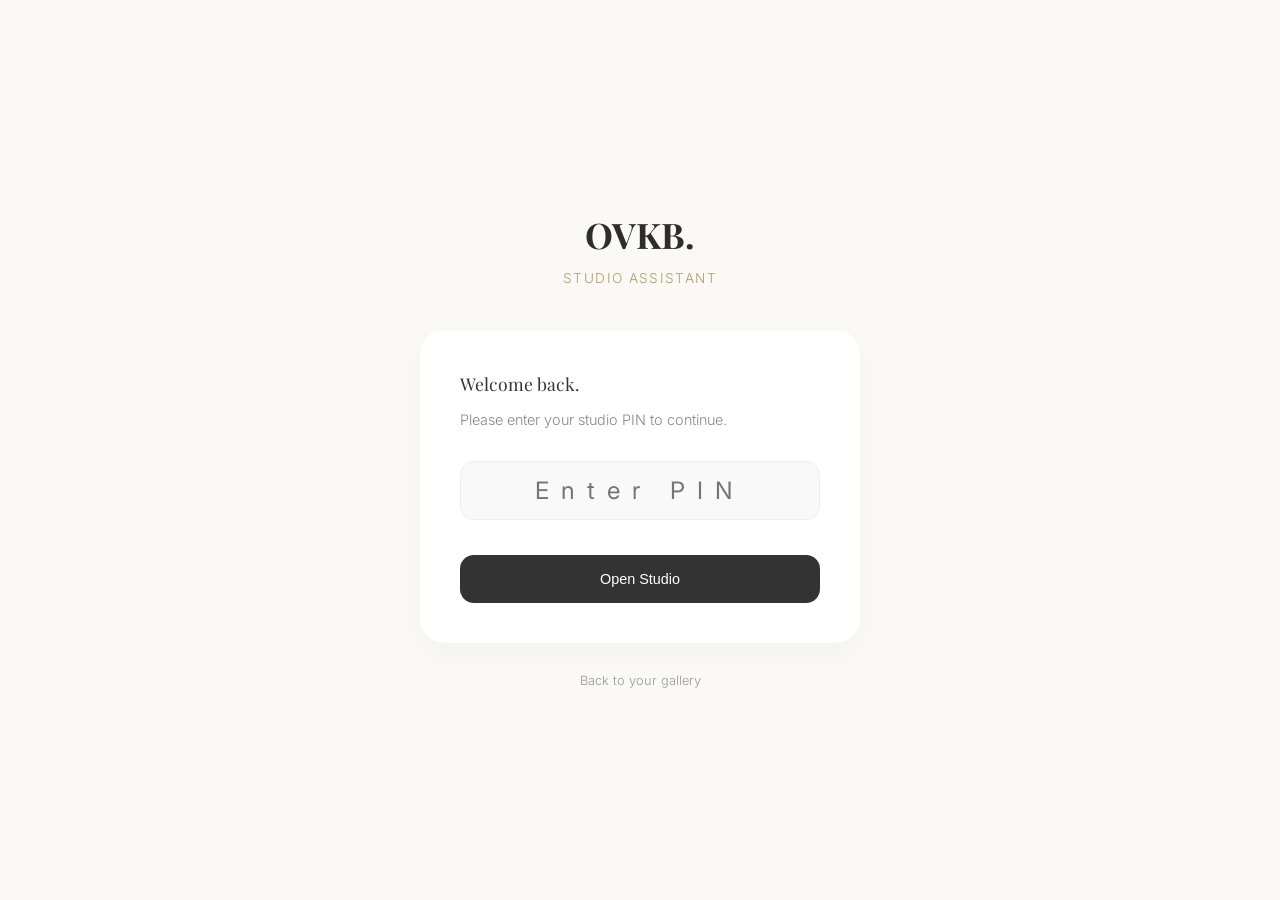
<file: admin.html>
<!DOCTYPE html>
<html lang="en">
<head>
    <meta charset="UTF-8">
    <meta name="viewport" content="width=device-width, initial-scale=1.0">
    <title>Studio Assistant | OVKB</title>
    <!-- Simple, elegant fonts -->
    <link href="https://fonts.googleapis.com/css2?family=Inter:wght@300;400&family=Playfair+Display:italic&display=swap" rel="stylesheet">
    <link rel="stylesheet" href="admin.css">
</head>
<body>

    <div class="main-container">
        <!-- Logo/Header -->
        <header class="header">
            <h1 class="serif italic">OVKB.</h1>
            <p class="subtitle">Studio Assistant</p>
        </header>

        <!-- PIN Entry Section (Gatekeeper) -->
        <section id="pin-section" class="card fade-in">
            <h2 class="section-title serif italic">Welcome back.</h2>
            <p class="section-desc">Please enter your studio PIN to continue.</p>
            
            <div class="form-group">
                <input type="password" id="studio-pin" placeholder="Enter PIN" maxlength="4" style="text-align: center; letter-spacing: 0.5em; font-size: 1.5rem;">
            </div>

            <button id="unlock-btn" class="btn-primary">Open Studio</button>
            <p id="pin-error" class="hidden text-xs text-red-400 mt-4 text-center">Incorrect PIN. Please try again.</p>
        </section>

        <!-- Configuration Section (Hidden by default, seen only with ?setup=true) -->
        <section id="config-section" class="card hidden">
            <h2 class="section-title">Developer Setup</h2>
            <p class="section-desc">Please enter the connection details for the website.</p>
            
            <div class="form-group">
                <label>GitHub Username</label>
                <input type="text" id="git-user" placeholder="e.g., oshadhab">
            </div>
            
            <div class="form-group">
                <label>Repository Name</label>
                <input type="text" id="git-repo" placeholder="e.g., greeting-cards-site">
            </div>
            
            <div class="form-group">
                <label>Personal Access Token</label>
                <input type="password" id="git-token" placeholder="ghp_xxxxxxxxxxxx">
            </div>

            <button id="save-config" class="btn-primary">Save Connection</button>
        </section>

        <!-- Client Upload Section -->
        <section id="upload-section" class="card hidden">
            <h2 class="section-title">Add a new greeting card</h2>
            <p class="section-desc">Share your latest design with the world.</p>

            <form id="upload-form">
                <div class="form-group">
                    <label>Name of your card</label>
                    <input type="text" id="card-title" required placeholder="Give your design a name...">
                </div>

                <div class="form-group">
                    <label>Choose a picture</label>
                    <div class="file-drop-zone" id="drop-zone">
                        <input type="file" id="card-image" accept="image/*" required>
                        <p id="file-label">Click to select an image</p>
                    </div>
                </div>

                <button type="submit" id="submit-btn" class="btn-primary">Save Card</button>
            </form>
        </section>

        <!-- Status Message Layer -->
        <div id="status-overlay" class="status-overlay hidden">
            <div class="status-box">
                <div class="gentle-loader"></div>
                <p id="status-text">Saving your beautiful design...</p>
            </div>
        </div>

        <footer class="footer">
            <a href="index.html">Back to your gallery</a>
        </footer>
    </div>

    <script src="admin.js"></script>
</body>
</html>
</file>
<file: admin.css>
/* Reset & Global */
* {
    margin: 0;
    padding: 0;
    box-sizing: border-box;
}

body {
    background-color: #FAF9F6; /* Soft cream background */
    color: #555555; /* Soft charcoal text */
    font-family: 'Inter', -apple-system, sans-serif;
    font-weight: 300;
    line-height: 1.6;
    display: flex;
    justify-content: center;
    align-items: center;
    min-height: 100vh;
    padding: 20px;
}

.serif {
    font-family: 'Playfair Display', serif;
}

/* Container & Layout */
.main-container {
    width: 100%;
    max-width: 440px;
    animation: fadeIn 1.2s ease-out;
}

.header {
    text-align: center;
    margin-bottom: 40px;
}

.header h1 {
    font-size: 2.2rem;
    color: #2D2D2D;
    margin-bottom: 5px;
}

.subtitle {
    font-size: 0.85rem;
    letter-spacing: 0.1em;
    text-transform: uppercase;
    color: #B59B6D;
}

.card {
    background: #FFFFFF;
    padding: 40px;
    border-radius: 24px;
    box-shadow: 0 10px 30px rgba(0,0,0,0.03);
    margin-bottom: 24px;
    transition: transform 0.3s ease;
}

.section-title {
    font-size: 1.1rem;
    font-weight: 400;
    color: #333;
    margin-bottom: 10px;
}

.section-desc {
    font-size: 0.9rem;
    color: #888;
    margin-bottom: 30px;
}

/* Forms */
.form-group {
    margin-bottom: 25px;
}

label {
    display: block;
    font-size: 0.8rem;
    margin-bottom: 8px;
    color: #777;
    padding-left: 4px;
}

input[type="text"], 
input[type="password"] {
    width: 100%;
    padding: 14px 18px;
    background: #F9F9F9;
    border: 1px solid #EEEEEE;
    border-radius: 14px;
    font-family: inherit;
    font-size: 0.95rem;
    color: #444;
    transition: all 0.3s ease;
}

input:focus {
    outline: none;
    background: #FFF;
    border-color: #D1C4AC;
    box-shadow: 0 4px 12px rgba(209, 196, 172, 0.15);
}

/* File Upload Zone */
.file-drop-zone {
    position: relative;
    width: 100%;
    height: 120px;
    background: #F9F9F9;
    border: 1px dashed #DDD;
    border-radius: 14px;
    display: flex;
    justify-content: center;
    align-items: center;
    cursor: pointer;
    overflow: hidden;
    transition: all 0.3s ease;
}

.file-drop-zone:hover {
    background: #F5F5F5;
    border-color: #B59B6D;
}

.file-drop-zone p {
    font-size: 0.85rem;
    color: #999;
}

.file-drop-zone input[type="file"] {
    position: absolute;
    width: 100%;
    height: 100%;
    opacity: 0;
    cursor: pointer;
}

/* Buttons */
.btn-primary {
    width: 100%;
    padding: 16px;
    background: #333;
    color: white;
    border: none;
    border-radius: 14px;
    font-size: 0.9rem;
    font-weight: 400;
    cursor: pointer;
    transition: all 0.3s ease;
    margin-top: 10px;
}

.btn-primary:hover {
    background: #000;
    transform: translateY(-2px);
    box-shadow: 0 5px 15px rgba(0,0,0,0.1);
}

#save-config {
    background: #B59B6D;
}

#save-config:hover {
    background: #A68A5C;
}

/* Status Overlay */
.status-overlay {
    position: fixed;
    top: 0;
    left: 0;
    width: 100%;
    height: 100%;
    background: rgba(250, 249, 246, 0.9);
    display: flex;
    justify-content: center;
    align-items: center;
    z-index: 1000;
    backdrop-filter: blur(4px);
}

.status-box {
    text-align: center;
    animation: scaleIn 0.5s ease-out;
}

.gentle-loader {
    width: 40px;
    height: 40px;
    border: 2px solid #E0E0E0;
    border-top: 2px solid #B59B6D;
    border-radius: 50%;
    margin: 0 auto 20px;
    animation: spin 2s linear infinite;
}

#status-text {
    font-family: 'Playfair Display', serif;
    font-style: italic;
    color: #444;
}

/* Utilities */
.hidden { display: none !important; }

.footer {
    text-align: center;
    margin-top: 20px;
}

.footer a {
    font-size: 0.8rem;
    color: #999;
    text-decoration: none;
    transition: color 0.3s;
}

.footer a:hover {
    color: #B59B6D;
}

/* Animations */
@keyframes fadeIn {
    from { opacity: 0; transform: translateY(10px); }
    to { opacity: 1; transform: translateY(0); }
}

@keyframes spin {
    to { transform: rotate(360deg); }
}

@keyframes scaleIn {
    from { opacity: 0; transform: scale(0.95); }
    to { opacity: 1; transform: scale(1); }
}
</file>
